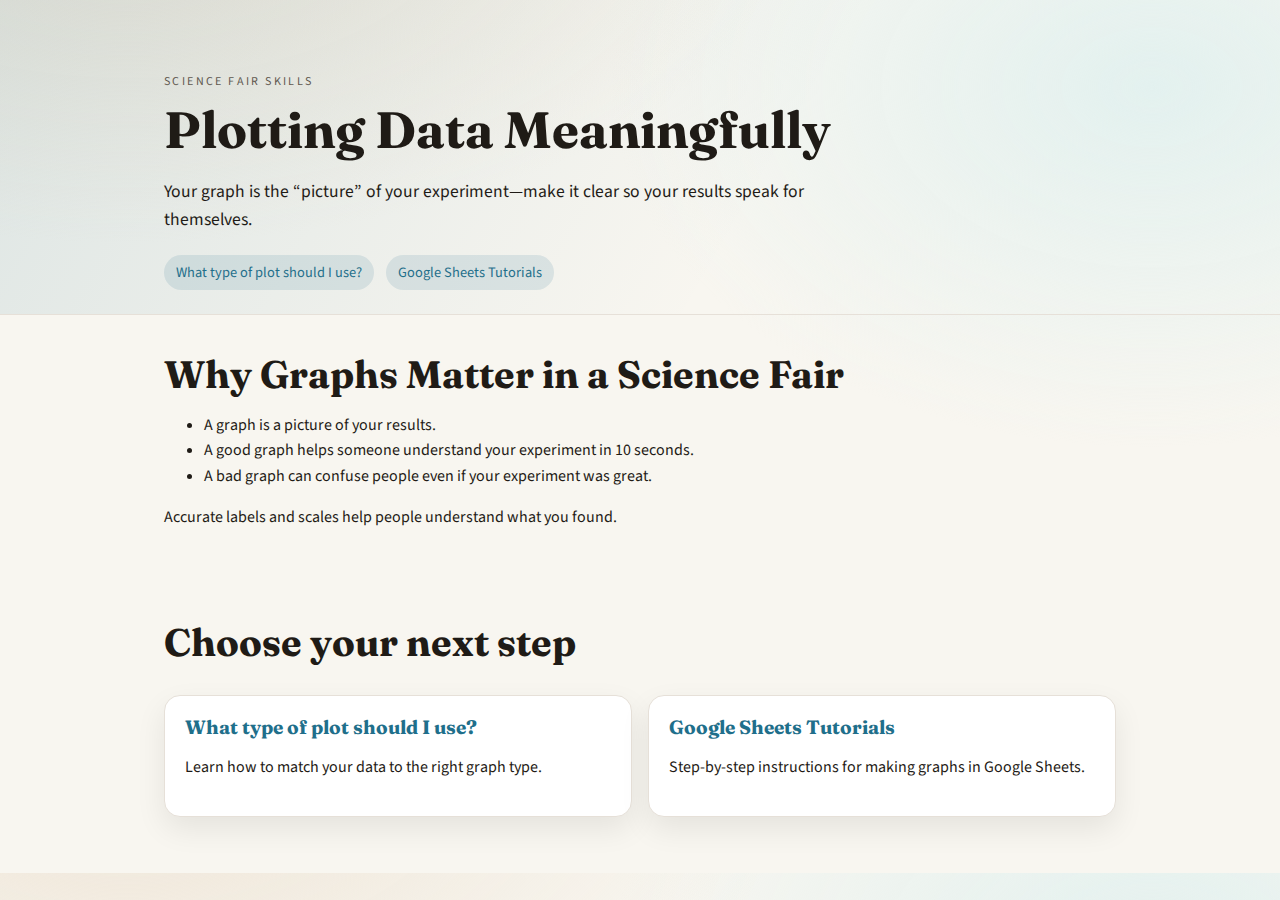
<file: index.html>
<!doctype html>
<html lang="en">
<head>
  <meta charset="utf-8">
  <meta name="viewport" content="width=device-width, initial-scale=1">
  <title>Science Fair Skills: Plotting Data Meaningfully</title>
  <link rel="preconnect" href="https://fonts.googleapis.com">
  <link rel="preconnect" href="https://fonts.gstatic.com" crossorigin>
  <link href="https://fonts.googleapis.com/css2?family=Fraunces:opsz,wght@9..144,600;9..144,700&family=Source+Sans+3:wght@400;500;600&display=swap" rel="stylesheet">
  <link rel="stylesheet" href="styles.css">
</head>
<body>
  <header class="hero">
    <div class="container">
      <p class="kicker">Science Fair Skills</p>
      <h1>Plotting Data Meaningfully</h1>
      <p class="lead">Your graph is the “picture” of your experiment—make it clear so your results speak for themselves.</p>
      <nav class="nav">
        <a href="plot_types.html">What type of plot should I use?</a>
        <a href="sheets_index.html">Google Sheets Tutorials</a>
      </nav>
    </div>
  </header>

  <main class="container">
    <section id="why" class="section">
      <h2>Why Graphs Matter in a Science Fair</h2>
      <ul>
        <li>A graph is a picture of your results.</li>
        <li>A good graph helps someone understand your experiment in 10 seconds.</li>
        <li>A bad graph can confuse people even if your experiment was great.</li>
      </ul>
      <p>Accurate labels and scales help people understand what you found.</p>
    </section>

    <section class="section">
      <h2>Choose your next step</h2>
      <div class="grid-2">
        <div class="card">
          <h3><a href="plot_types.html">What type of plot should I use?</a></h3>
          <p>Learn how to match your data to the right graph type.</p>
        </div>
        <div class="card">
          <h3><a href="sheets_index.html">Google Sheets Tutorials</a></h3>
          <p>Step-by-step instructions for making graphs in Google Sheets.</p>
        </div>
      </div>
    </section>
  </main>
</body>
</html>
</file>
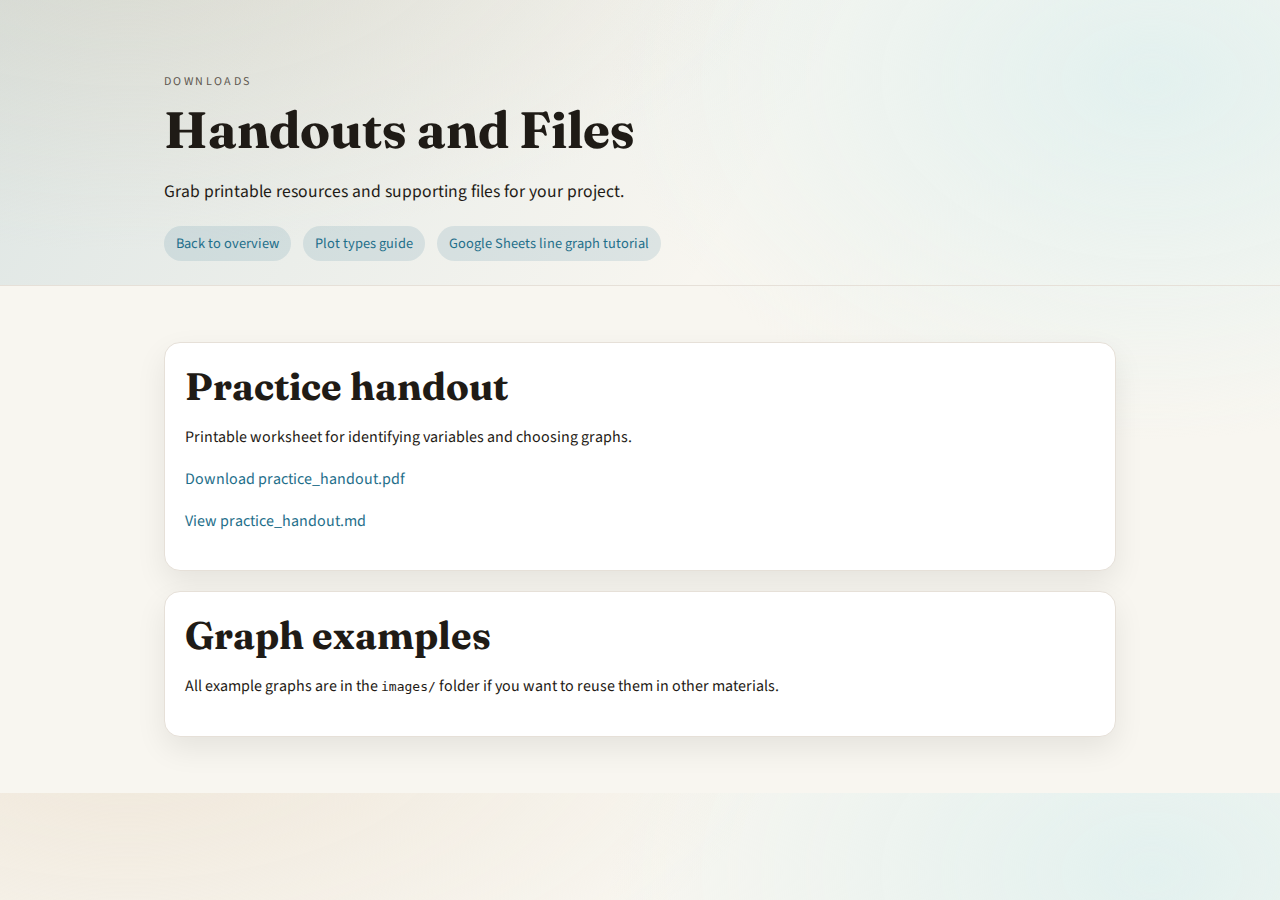
<file: downloads.html>
<!doctype html>
<html lang="en">
<head>
  <meta charset="utf-8">
  <meta name="viewport" content="width=device-width, initial-scale=1">
  <title>Downloads</title>
  <link rel="preconnect" href="https://fonts.googleapis.com">
  <link rel="preconnect" href="https://fonts.gstatic.com" crossorigin>
  <link href="https://fonts.googleapis.com/css2?family=Fraunces:opsz,wght@9..144,600;9..144,700&family=Source+Sans+3:wght@400;500;600&display=swap" rel="stylesheet">
  <link rel="stylesheet" href="styles.css">
</head>
<body>
  <header class="hero">
    <div class="container">
      <p class="kicker">Downloads</p>
      <h1>Handouts and Files</h1>
      <p class="lead">Grab printable resources and supporting files for your project.</p>
      <nav class="nav">
        <a href="index.html">Back to overview</a>
        <a href="plot_types.html">Plot types guide</a>
        <a href="sheets_line.html">Google Sheets line graph tutorial</a>
      </nav>
    </div>
  </header>

  <main class="container">
    <section class="section">
      <div class="card">
        <h2>Practice handout</h2>
        <p>Printable worksheet for identifying variables and choosing graphs.</p>
        <p><a href="practice_handout.pdf" download>Download practice_handout.pdf</a></p>
        <p><a href="practice_handout.md">View practice_handout.md</a></p>
      </div>

      <div class="card">
        <h2>Graph examples</h2>
        <p>All example graphs are in the <code>images/</code> folder if you want to reuse them in other materials.</p>
      </div>
    </section>
  </main>
</body>
</html>
</file>
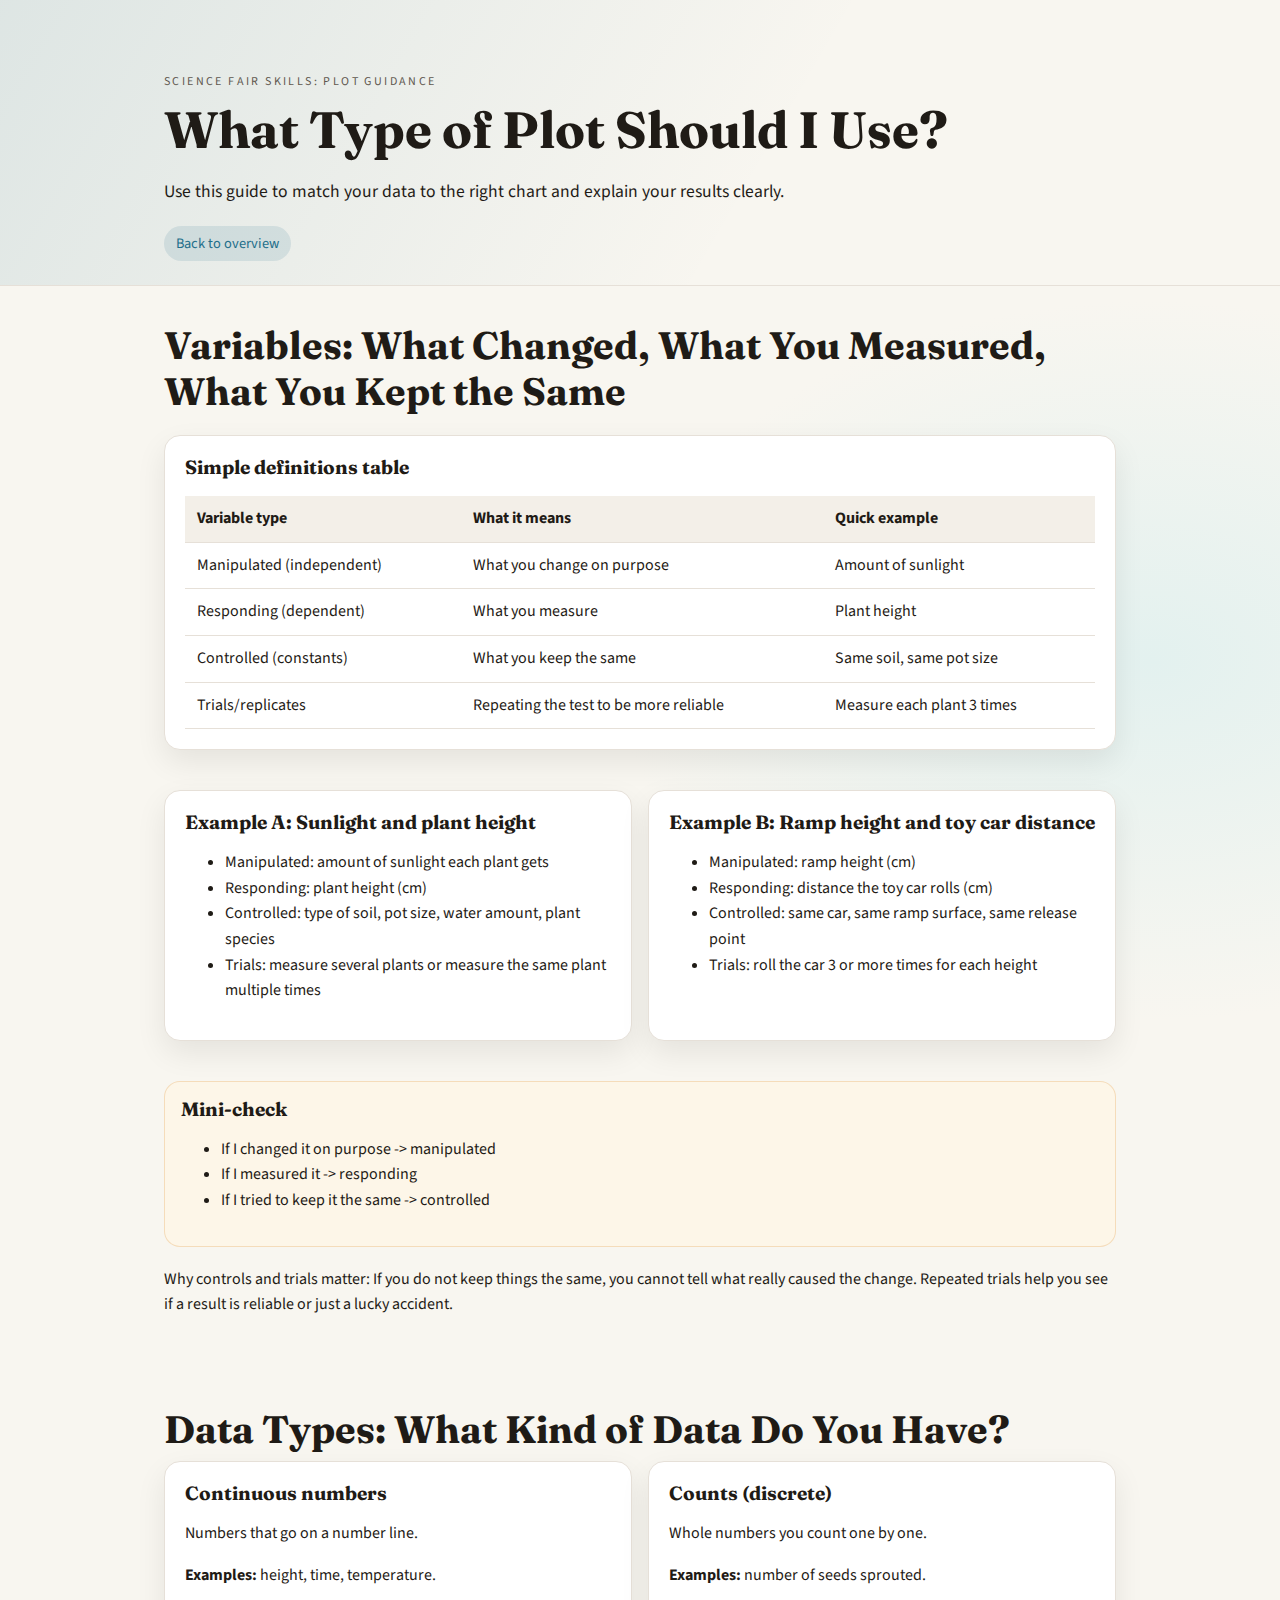
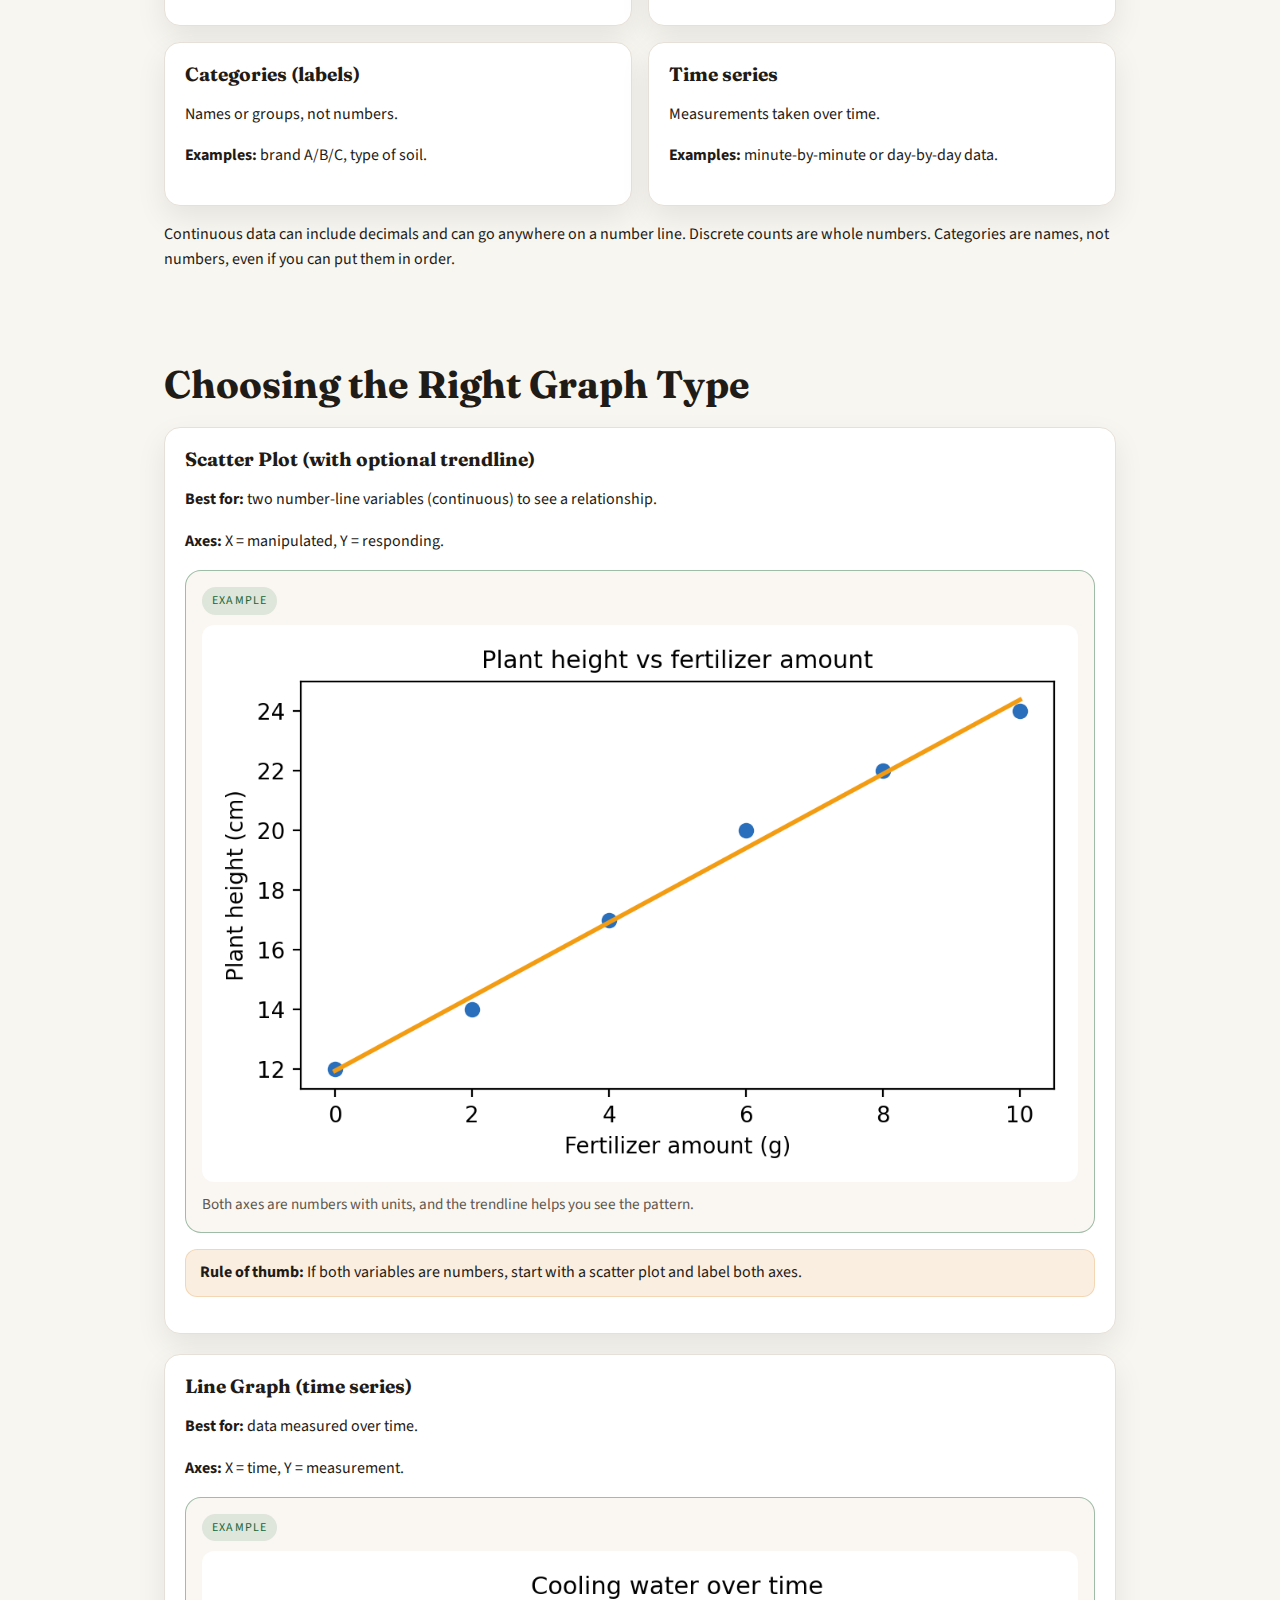
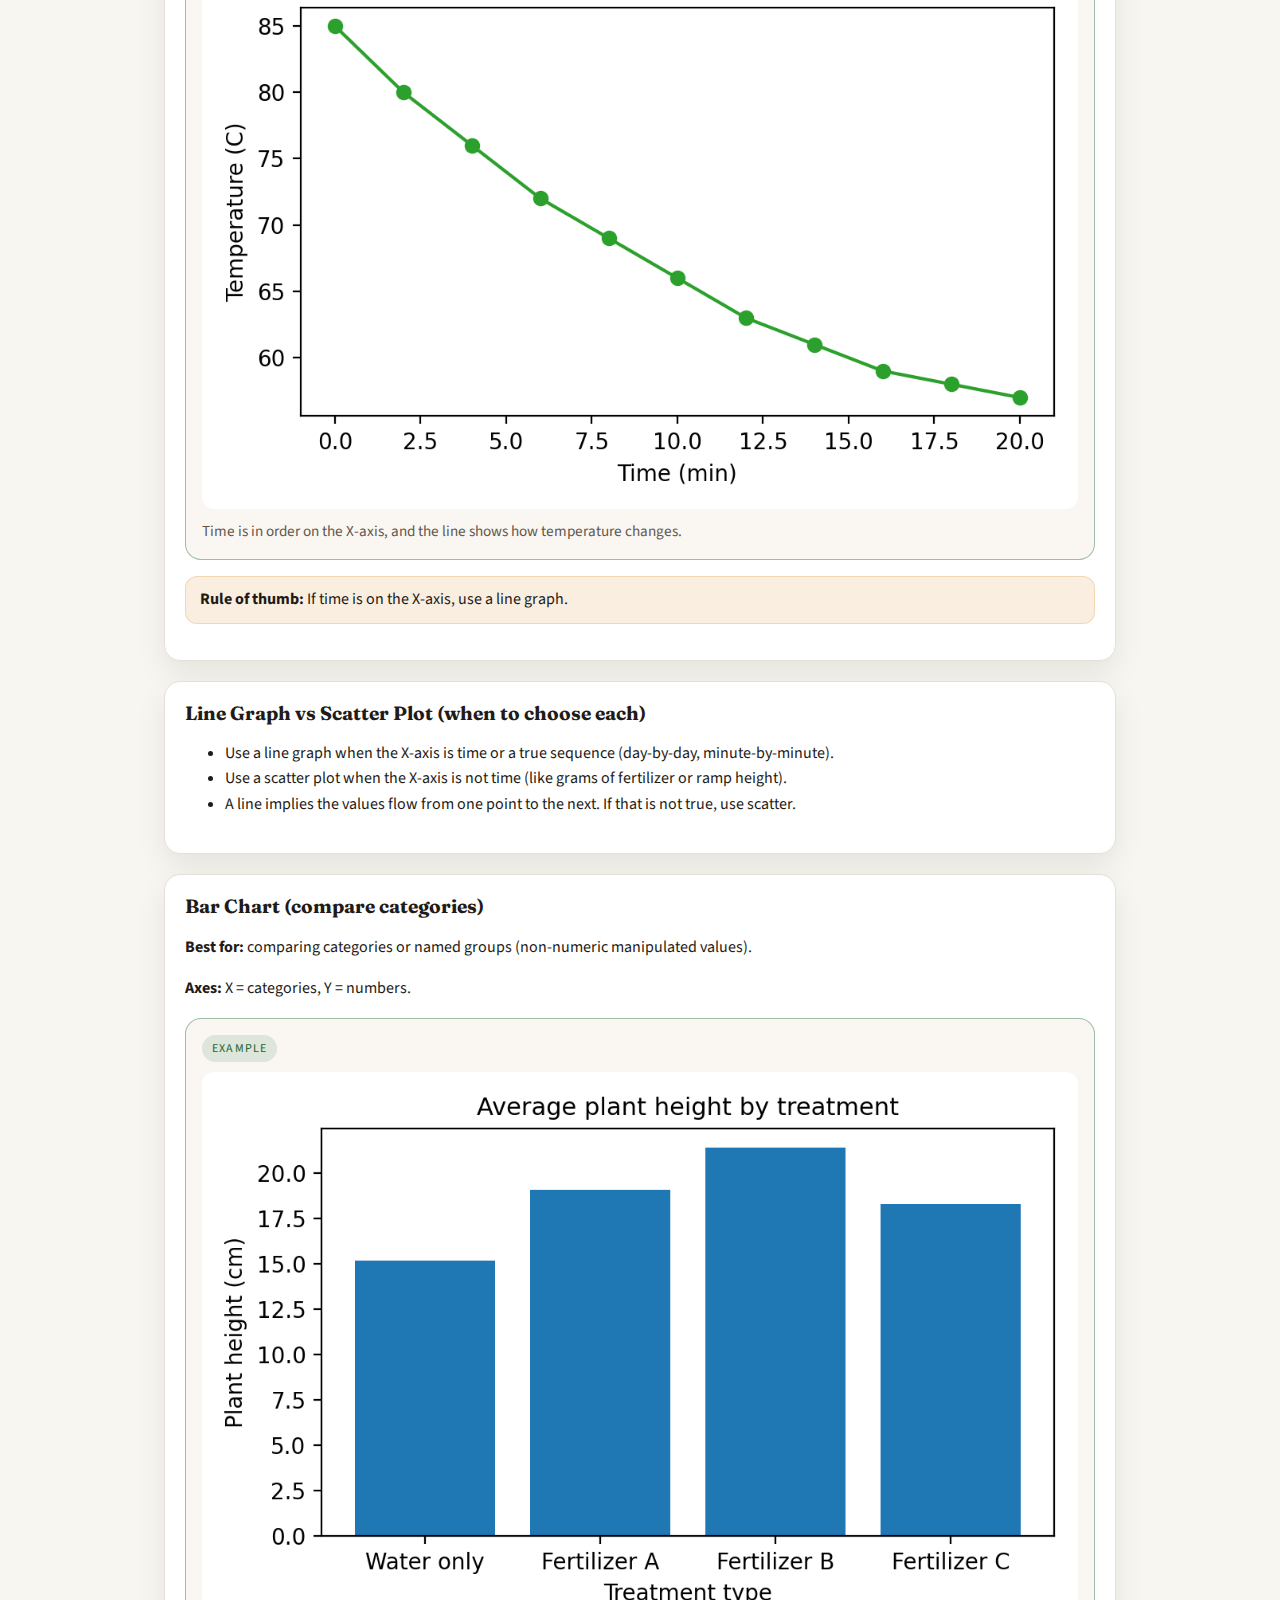
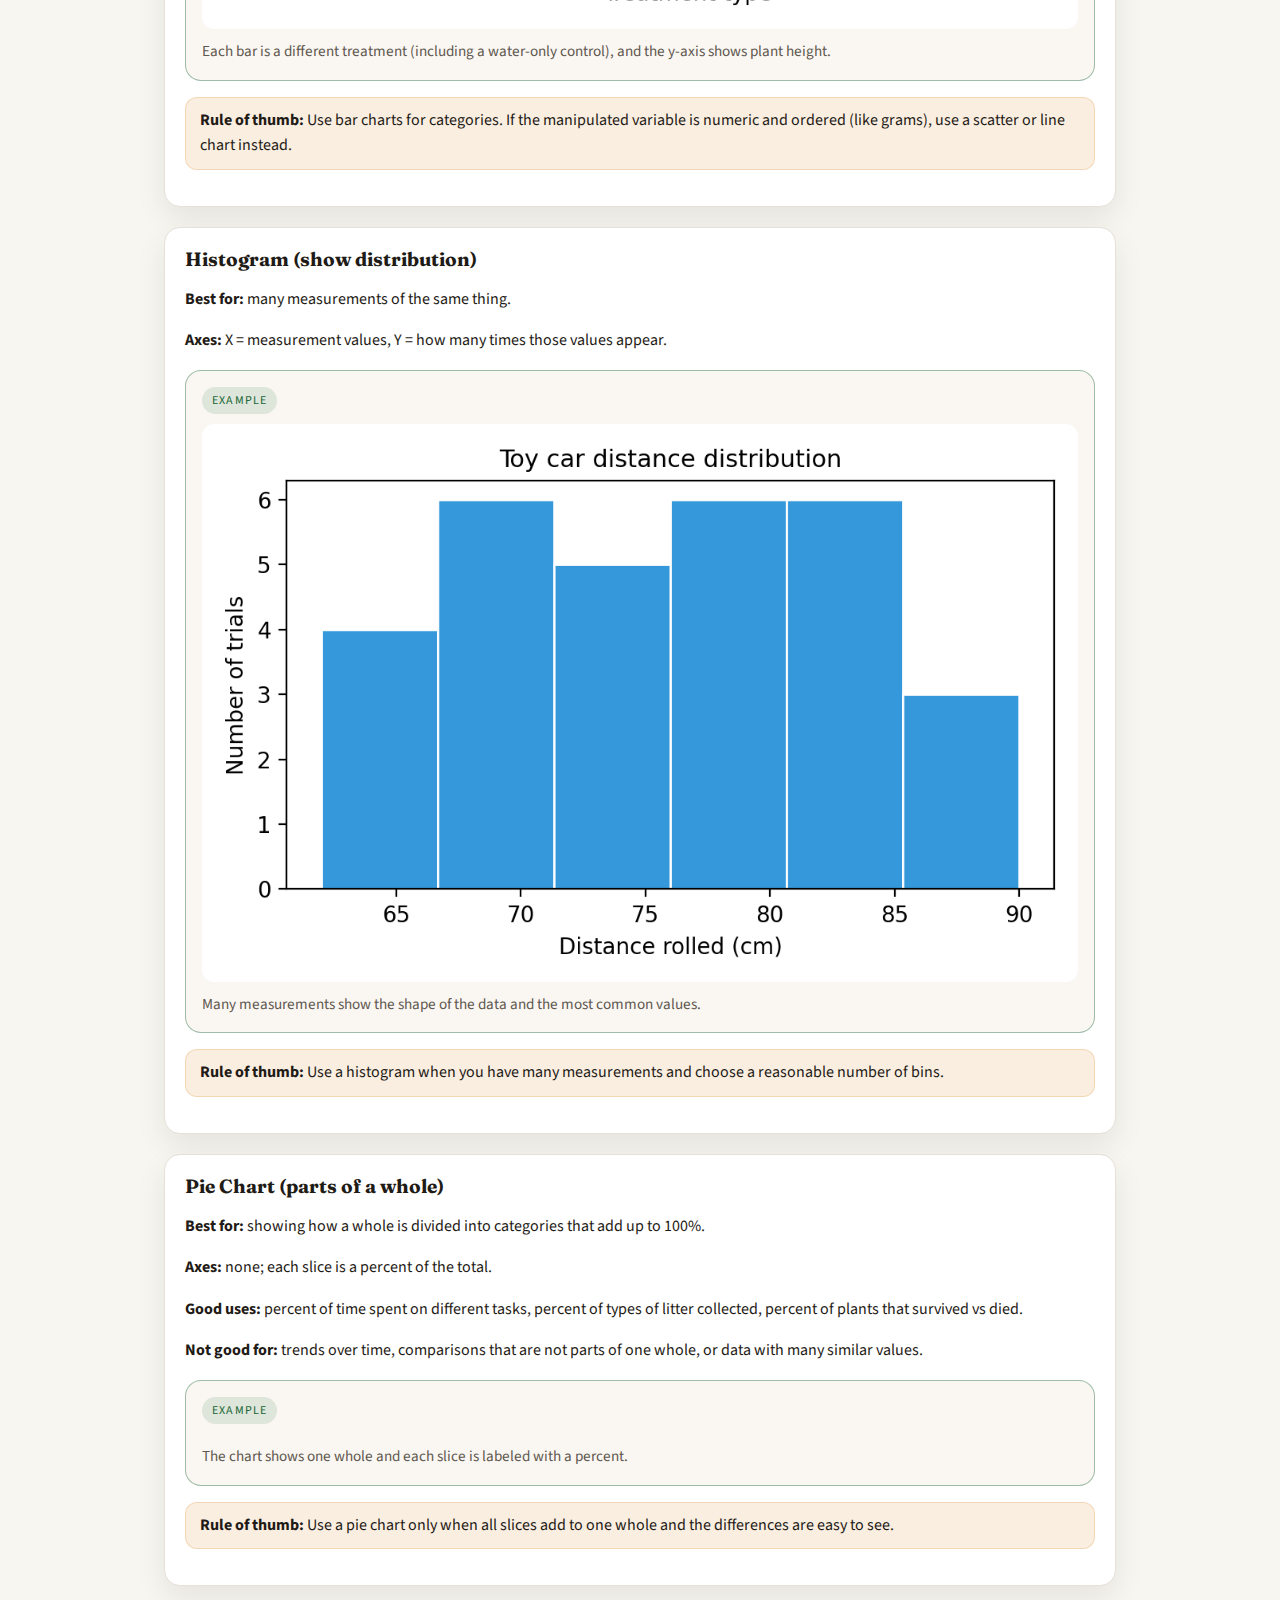
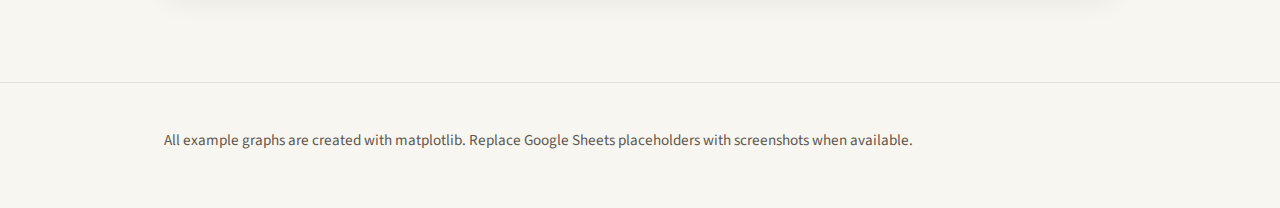
<file: plot_types.html>
<!doctype html>
<html lang="en">
<head>
  <meta charset="utf-8">
  <meta name="viewport" content="width=device-width, initial-scale=1">
  <title>What Type of Plot Should I Use?</title>
  <link rel="preconnect" href="https://fonts.googleapis.com">
  <link rel="preconnect" href="https://fonts.gstatic.com" crossorigin>
  <link href="https://fonts.googleapis.com/css2?family=Fraunces:opsz,wght@9..144,600;9..144,700&family=Source+Sans+3:wght@400;500;600&display=swap" rel="stylesheet">
  <link rel="stylesheet" href="styles.css">
</head>
<body>
  <header class="hero">
    <div class="container">
      <p class="kicker">Science Fair Skills: Plot Guidance</p>
      <h1>What Type of Plot Should I Use?</h1>
      <p class="lead">Use this guide to match your data to the right chart and explain your results clearly.</p>
      <nav class="nav">
        <a href="index.html">Back to overview</a>
      </nav>
    </div>
  </header>

  <main class="container">
    <section id="variables" class="section">
      <h2>Variables: What Changed, What You Measured, What You Kept the Same</h2>
      <div class="card">
        <h3>Simple definitions table</h3>
        <div class="table-wrap">
          <table>
            <thead>
              <tr>
                <th>Variable type</th>
                <th>What it means</th>
                <th>Quick example</th>
              </tr>
            </thead>
            <tbody>
              <tr>
                <td>Manipulated (independent)</td>
                <td>What you change on purpose</td>
                <td>Amount of sunlight</td>
              </tr>
              <tr>
                <td>Responding (dependent)</td>
                <td>What you measure</td>
                <td>Plant height</td>
              </tr>
              <tr>
                <td>Controlled (constants)</td>
                <td>What you keep the same</td>
                <td>Same soil, same pot size</td>
              </tr>
              <tr>
                <td>Trials/replicates</td>
                <td>Repeating the test to be more reliable</td>
                <td>Measure each plant 3 times</td>
              </tr>
            </tbody>
          </table>
        </div>
      </div>

      <div class="grid-2">
        <div class="card">
          <h3>Example A: Sunlight and plant height</h3>
          <ul>
            <li>Manipulated: amount of sunlight each plant gets</li>
            <li>Responding: plant height (cm)</li>
            <li>Controlled: type of soil, pot size, water amount, plant species</li>
            <li>Trials: measure several plants or measure the same plant multiple times</li>
          </ul>
        </div>
        <div class="card">
          <h3>Example B: Ramp height and toy car distance</h3>
          <ul>
            <li>Manipulated: ramp height (cm)</li>
            <li>Responding: distance the toy car rolls (cm)</li>
            <li>Controlled: same car, same ramp surface, same release point</li>
            <li>Trials: roll the car 3 or more times for each height</li>
          </ul>
        </div>
      </div>

      <div class="callout">
        <h3>Mini-check</h3>
        <ul>
          <li>If I changed it on purpose -&gt; manipulated</li>
          <li>If I measured it -&gt; responding</li>
          <li>If I tried to keep it the same -&gt; controlled</li>
        </ul>
      </div>
      <p>Why controls and trials matter: If you do not keep things the same, you cannot tell what really caused the change. Repeated trials help you see if a result is reliable or just a lucky accident.</p>
    </section>

    <section id="data-types" class="section">
      <h2>Data Types: What Kind of Data Do You Have?</h2>
      <div class="grid-2 data-grid">
        <div class="card">
          <h3>Continuous numbers</h3>
          <p>Numbers that go on a number line.</p>
          <p><strong>Examples:</strong> height, time, temperature.</p>
        </div>
        <div class="card">
          <h3>Counts (discrete)</h3>
          <p>Whole numbers you count one by one.</p>
          <p><strong>Examples:</strong> number of seeds sprouted.</p>
        </div>
        <div class="card">
          <h3>Categories (labels)</h3>
          <p>Names or groups, not numbers.</p>
          <p><strong>Examples:</strong> brand A/B/C, type of soil.</p>
        </div>
        <div class="card">
          <h3>Time series</h3>
          <p>Measurements taken over time.</p>
          <p><strong>Examples:</strong> minute-by-minute or day-by-day data.</p>
        </div>
      </div>
      <p>Continuous data can include decimals and can go anywhere on a number line. Discrete counts are whole numbers. Categories are names, not numbers, even if you can put them in order.</p>
    </section>

    <section id="graph-types" class="section">
      <h2>Choosing the Right Graph Type</h2>

      <article class="card">
        <h3>Scatter Plot (with optional trendline)</h3>
        <p><strong>Best for:</strong> two number-line variables (continuous) to see a relationship.</p>
        <p><strong>Axes:</strong> X = manipulated, Y = responding.</p>
        <div class="example-card good">
          <span class="tag">Example</span>
          <figure>
            <img src="images/scatter_good_fertilizer_vs_height.png" alt="Scatter plot of fertilizer vs plant height" loading="lazy">
            <figcaption>Both axes are numbers with units, and the trendline helps you see the pattern.</figcaption>
          </figure>
        </div>
        <p class="rule"><strong>Rule of thumb:</strong> If both variables are numbers, start with a scatter plot and label both axes.</p>
      </article>

      <article class="card">
        <h3>Line Graph (time series)</h3>
        <p><strong>Best for:</strong> data measured over time.</p>
        <p><strong>Axes:</strong> X = time, Y = measurement.</p>
        <div class="example-card good">
          <span class="tag">Example</span>
          <figure>
            <img src="images/line_good_cooling.png" alt="Line graph of cooling over time" loading="lazy">
            <figcaption>Time is in order on the X-axis, and the line shows how temperature changes.</figcaption>
          </figure>
        </div>
        <p class="rule"><strong>Rule of thumb:</strong> If time is on the X-axis, use a line graph.</p>
      </article>

      <article class="card">
        <h3>Line Graph vs Scatter Plot (when to choose each)</h3>
        <ul>
          <li>Use a line graph when the X-axis is time or a true sequence (day-by-day, minute-by-minute).</li>
          <li>Use a scatter plot when the X-axis is not time (like grams of fertilizer or ramp height).</li>
          <li>A line implies the values flow from one point to the next. If that is not true, use scatter.</li>
        </ul>
      </article>

      <article class="card">
        <h3>Bar Chart (compare categories)</h3>
        <p><strong>Best for:</strong> comparing categories or named groups (non-numeric manipulated values).</p>
        <p><strong>Axes:</strong> X = categories, Y = numbers.</p>
        <div class="example-card good">
          <span class="tag">Example</span>
          <figure>
            <img src="images/bar_good_fertilizer_treatments.png" alt="Bar chart of plant height by treatment" loading="lazy">
            <figcaption>Each bar is a different treatment (including a water-only control), and the y-axis shows plant height.</figcaption>
          </figure>
        </div>
        <p class="rule"><strong>Rule of thumb:</strong> Use bar charts for categories. If the manipulated variable is numeric and ordered (like grams), use a scatter or line chart instead.</p>
      </article>

      <article class="card">
        <h3>Histogram (show distribution)</h3>
        <p><strong>Best for:</strong> many measurements of the same thing.</p>
        <p><strong>Axes:</strong> X = measurement values, Y = how many times those values appear.</p>
        <div class="example-card good">
          <span class="tag">Example</span>
          <figure>
            <img src="images/hist_good_distribution.png" alt="Histogram of toy car distances" loading="lazy">
            <figcaption>Many measurements show the shape of the data and the most common values.</figcaption>
          </figure>
        </div>
        <p class="rule"><strong>Rule of thumb:</strong> Use a histogram when you have many measurements and choose a reasonable number of bins.</p>
      </article>

      <article class="card">
        <h3>Pie Chart (parts of a whole)</h3>
        <p><strong>Best for:</strong> showing how a whole is divided into categories that add up to 100%.</p>
        <p><strong>Axes:</strong> none; each slice is a percent of the total.</p>
        <p><strong>Good uses:</strong> percent of time spent on different tasks, percent of types of litter collected, percent of plants that survived vs died.</p>
        <p><strong>Not good for:</strong> trends over time, comparisons that are not parts of one whole, or data with many similar values.</p>
        <div class="example-card good">
          <span class="tag">Example</span>
          <figure>
            <img src="images/pie_good_litter_types.png" alt="Pie chart with labels" loading="lazy">
            <figcaption>The chart shows one whole and each slice is labeled with a percent.</figcaption>
          </figure>
        </div>
        <p class="rule"><strong>Rule of thumb:</strong> Use a pie chart only when all slices add to one whole and the differences are easy to see.</p>
      </article>
    </section>

  </main>

  <footer class="footer">
    <div class="container">
      <p>All example graphs are created with matplotlib. Replace Google Sheets placeholders with screenshots when available.</p>
    </div>
  </footer>
</body>
</html>
</file>
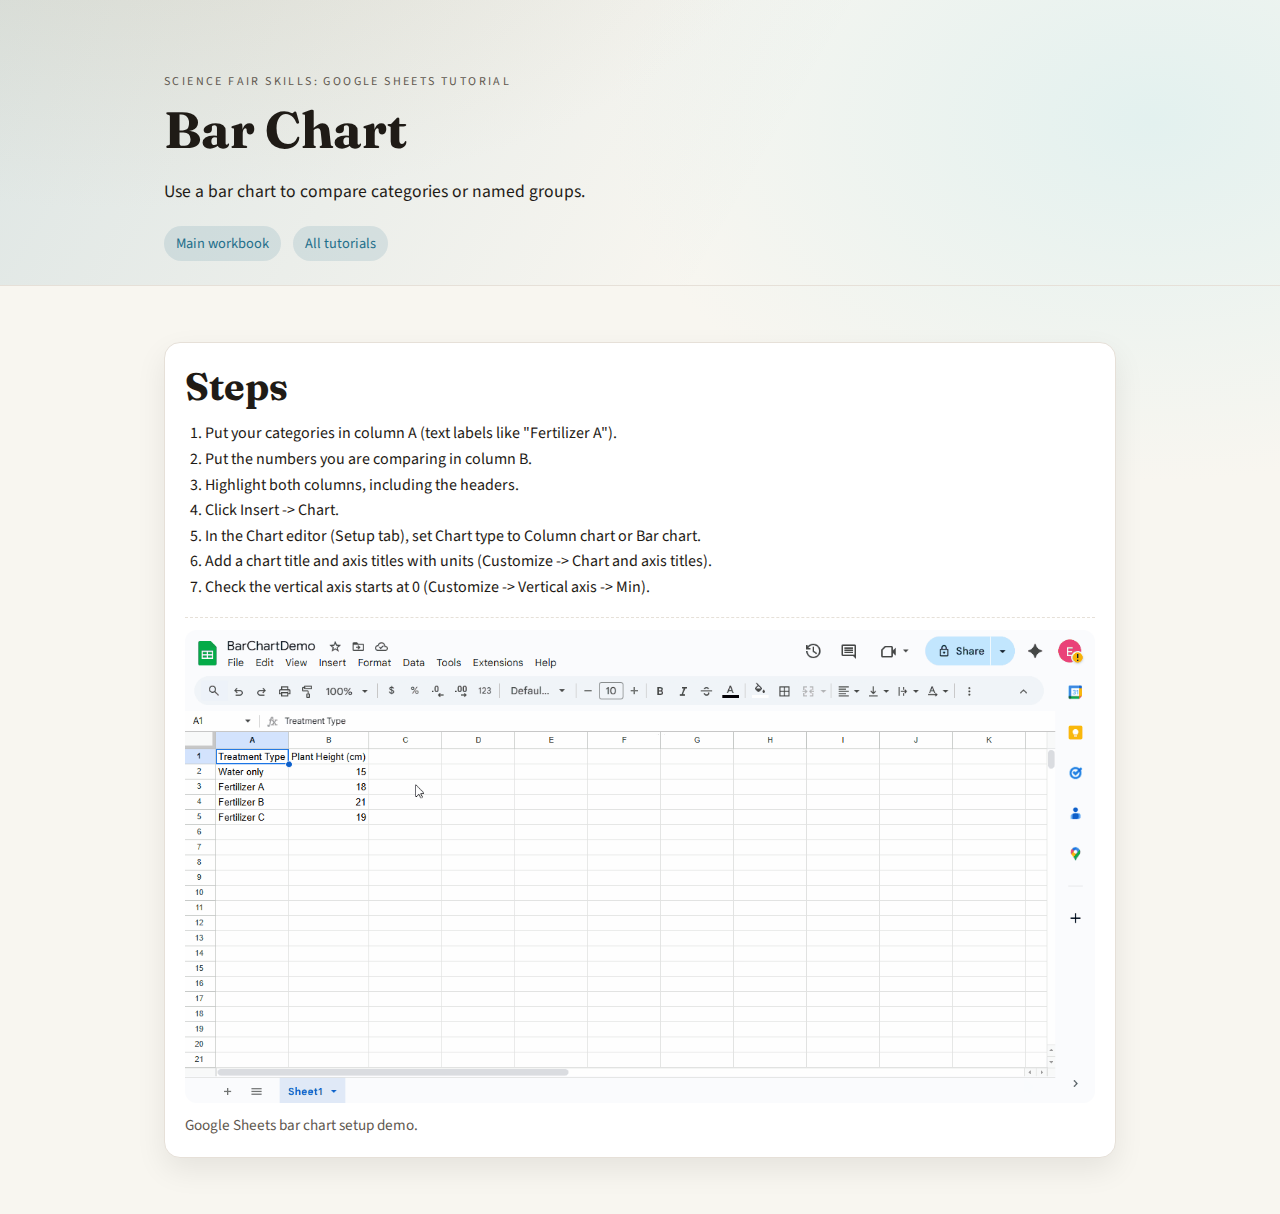
<file: sheets_bar.html>
<!doctype html>
<html lang="en">
<head>
  <meta charset="utf-8">
  <meta name="viewport" content="width=device-width, initial-scale=1">
  <title>Google Sheets Bar Chart Tutorial</title>
  <link rel="preconnect" href="https://fonts.googleapis.com">
  <link rel="preconnect" href="https://fonts.gstatic.com" crossorigin>
  <link href="https://fonts.googleapis.com/css2?family=Fraunces:opsz,wght@9..144,600;9..144,700&family=Source+Sans+3:wght@400;500;600&display=swap" rel="stylesheet">
  <link rel="stylesheet" href="styles.css">
</head>
<body>
  <header class="hero">
    <div class="container">
      <p class="kicker">Science Fair Skills: Google Sheets Tutorial</p>
      <h1>Bar Chart</h1>
      <p class="lead">Use a bar chart to compare categories or named groups.</p>
      <nav class="nav">
        <a href="index.html">Main workbook</a>
        <a href="sheets_index.html">All tutorials</a>
      </nav>
    </div>
  </header>

  <main class="container">
    <section class="section">
      <article class="card">
        <h2>Steps</h2>
        <ol class="steps">
          <li>Put your categories in column A (text labels like "Fertilizer A").</li>
          <li>Put the numbers you are comparing in column B.</li>
          <li>Highlight both columns, including the headers.</li>
          <li>Click Insert -&gt; Chart.</li>
          <li>In the Chart editor (Setup tab), set Chart type to Column chart or Bar chart.</li>
          <li>Add a chart title and axis titles with units (Customize -&gt; Chart and axis titles).</li>
          <li>Check the vertical axis starts at 0 (Customize -&gt; Vertical axis -&gt; Min).</li>
        </ol>
        <figure class="sheets-shot">
          <img src="screen_recordings/ColumnChart.gif" alt="Google Sheets bar chart setup demo" loading="lazy">
          <figcaption>Google Sheets bar chart setup demo.</figcaption>
        </figure>
      </article>
    </section>
  </main>
</body>
</html>
</file>
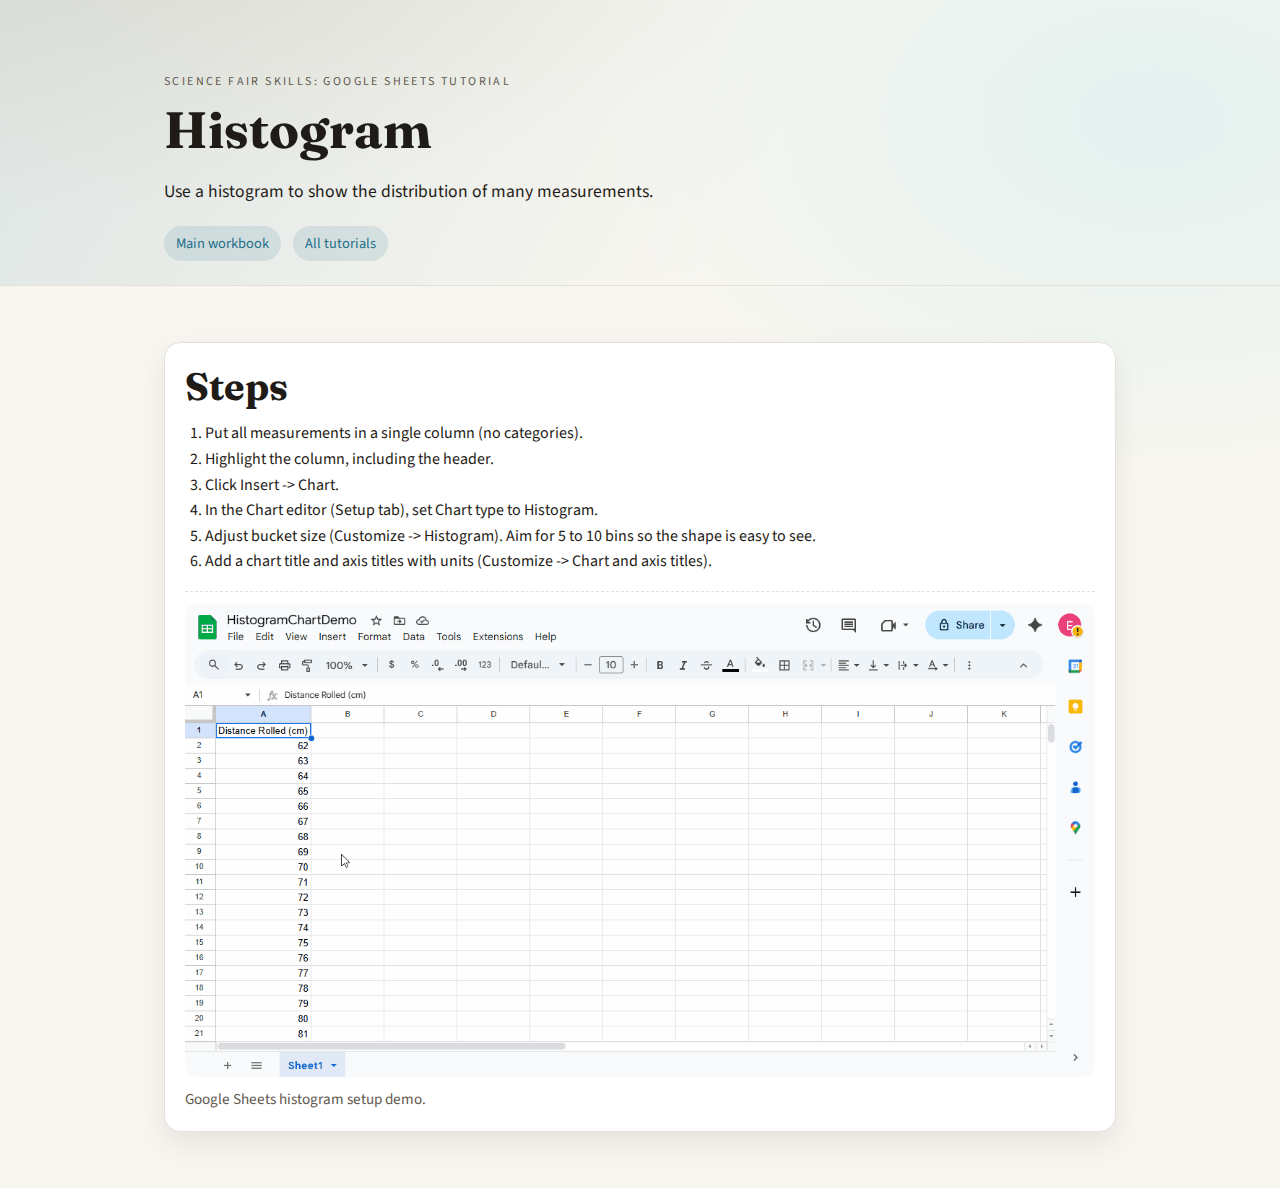
<file: sheets_histogram.html>
<!doctype html>
<html lang="en">
<head>
  <meta charset="utf-8">
  <meta name="viewport" content="width=device-width, initial-scale=1">
  <title>Google Sheets Histogram Tutorial</title>
  <link rel="preconnect" href="https://fonts.googleapis.com">
  <link rel="preconnect" href="https://fonts.gstatic.com" crossorigin>
  <link href="https://fonts.googleapis.com/css2?family=Fraunces:opsz,wght@9..144,600;9..144,700&family=Source+Sans+3:wght@400;500;600&display=swap" rel="stylesheet">
  <link rel="stylesheet" href="styles.css">
</head>
<body>
  <header class="hero">
    <div class="container">
      <p class="kicker">Science Fair Skills: Google Sheets Tutorial</p>
      <h1>Histogram</h1>
      <p class="lead">Use a histogram to show the distribution of many measurements.</p>
      <nav class="nav">
        <a href="index.html">Main workbook</a>
        <a href="sheets_index.html">All tutorials</a>
      </nav>
    </div>
  </header>

  <main class="container">
    <section class="section">
      <article class="card">
        <h2>Steps</h2>
        <ol class="steps">
          <li>Put all measurements in a single column (no categories).</li>
          <li>Highlight the column, including the header.</li>
          <li>Click Insert -&gt; Chart.</li>
          <li>In the Chart editor (Setup tab), set Chart type to Histogram.</li>
          <li>Adjust bucket size (Customize -&gt; Histogram). Aim for 5 to 10 bins so the shape is easy to see.</li>
          <li>Add a chart title and axis titles with units (Customize -&gt; Chart and axis titles).</li>
        </ol>
        <figure class="sheets-shot">
          <img src="screen_recordings/HistogramChart.gif" alt="Google Sheets histogram setup demo" loading="lazy">
          <figcaption>Google Sheets histogram setup demo.</figcaption>
        </figure>
      </article>
    </section>
  </main>
</body>
</html>
</file>
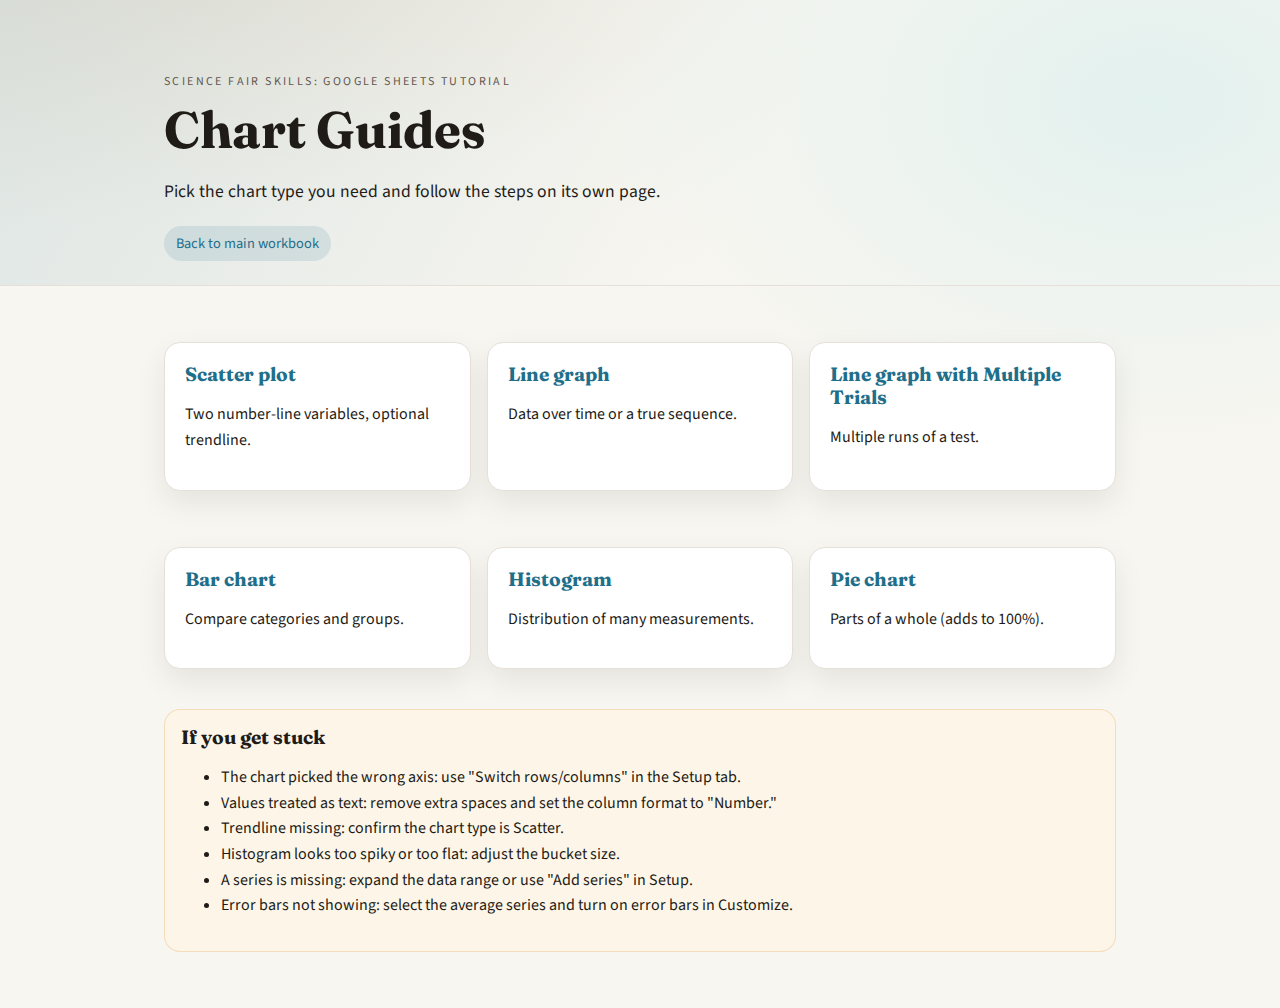
<file: sheets_index.html>
<!doctype html>
<html lang="en">
<head>
  <meta charset="utf-8">
  <meta name="viewport" content="width=device-width, initial-scale=1">
  <title>Google Sheets Tutorials</title>
  <link rel="preconnect" href="https://fonts.googleapis.com">
  <link rel="preconnect" href="https://fonts.gstatic.com" crossorigin>
  <link href="https://fonts.googleapis.com/css2?family=Fraunces:opsz,wght@9..144,600;9..144,700&family=Source+Sans+3:wght@400;500;600&display=swap" rel="stylesheet">
  <link rel="stylesheet" href="styles.css">
</head>
<body>
  <header class="hero">
    <div class="container">
      <p class="kicker">Science Fair Skills: Google Sheets Tutorial</p>
      <h1>Chart Guides</h1>
      <p class="lead">Pick the chart type you need and follow the steps on its own page.</p>
      <nav class="nav">
        <a href="index.html">Back to main workbook</a>
      </nav>
    </div>
  </header>

  <main class="container">
    <section class="section">
      <div class="grid-3">
        <div class="card">
          <h3><a href="sheets_scatter.html">Scatter plot</a></h3>
          <p>Two number-line variables, optional trendline.</p>
        </div>
        <div class="card">
          <h3><a href="sheets_line.html">Line graph</a></h3>
          <p>Data over time or a true sequence.</p>
        </div>
        <div class="card">
          <h3><a href="sheets_multiple_trials.html">Line graph with Multiple Trials</a></h3>
          <p>Multiple runs of a test.</p>
        </div>
        <div class="card">
          <h3><a href="sheets_bar.html">Bar chart</a></h3>
          <p>Compare categories and groups.</p>
        </div>
        <div class="card">
          <h3><a href="sheets_histogram.html">Histogram</a></h3>
          <p>Distribution of many measurements.</p>
        </div>
        <div class="card">
          <h3><a href="sheets_pie.html">Pie chart</a></h3>
          <p>Parts of a whole (adds to 100%).</p>
        </div>

      </div>

      <div class="callout">
        <h3>If you get stuck</h3>
        <ul>
          <li>The chart picked the wrong axis: use "Switch rows/columns" in the Setup tab.</li>
          <li>Values treated as text: remove extra spaces and set the column format to "Number."</li>
          <li>Trendline missing: confirm the chart type is Scatter.</li>
          <li>Histogram looks too spiky or too flat: adjust the bucket size.</li>
          <li>A series is missing: expand the data range or use "Add series" in Setup.</li>
          <li>Error bars not showing: select the average series and turn on error bars in Customize.</li>
        </ul>
      </div>
    </section>
  </main>
</body>
</html>
</file>
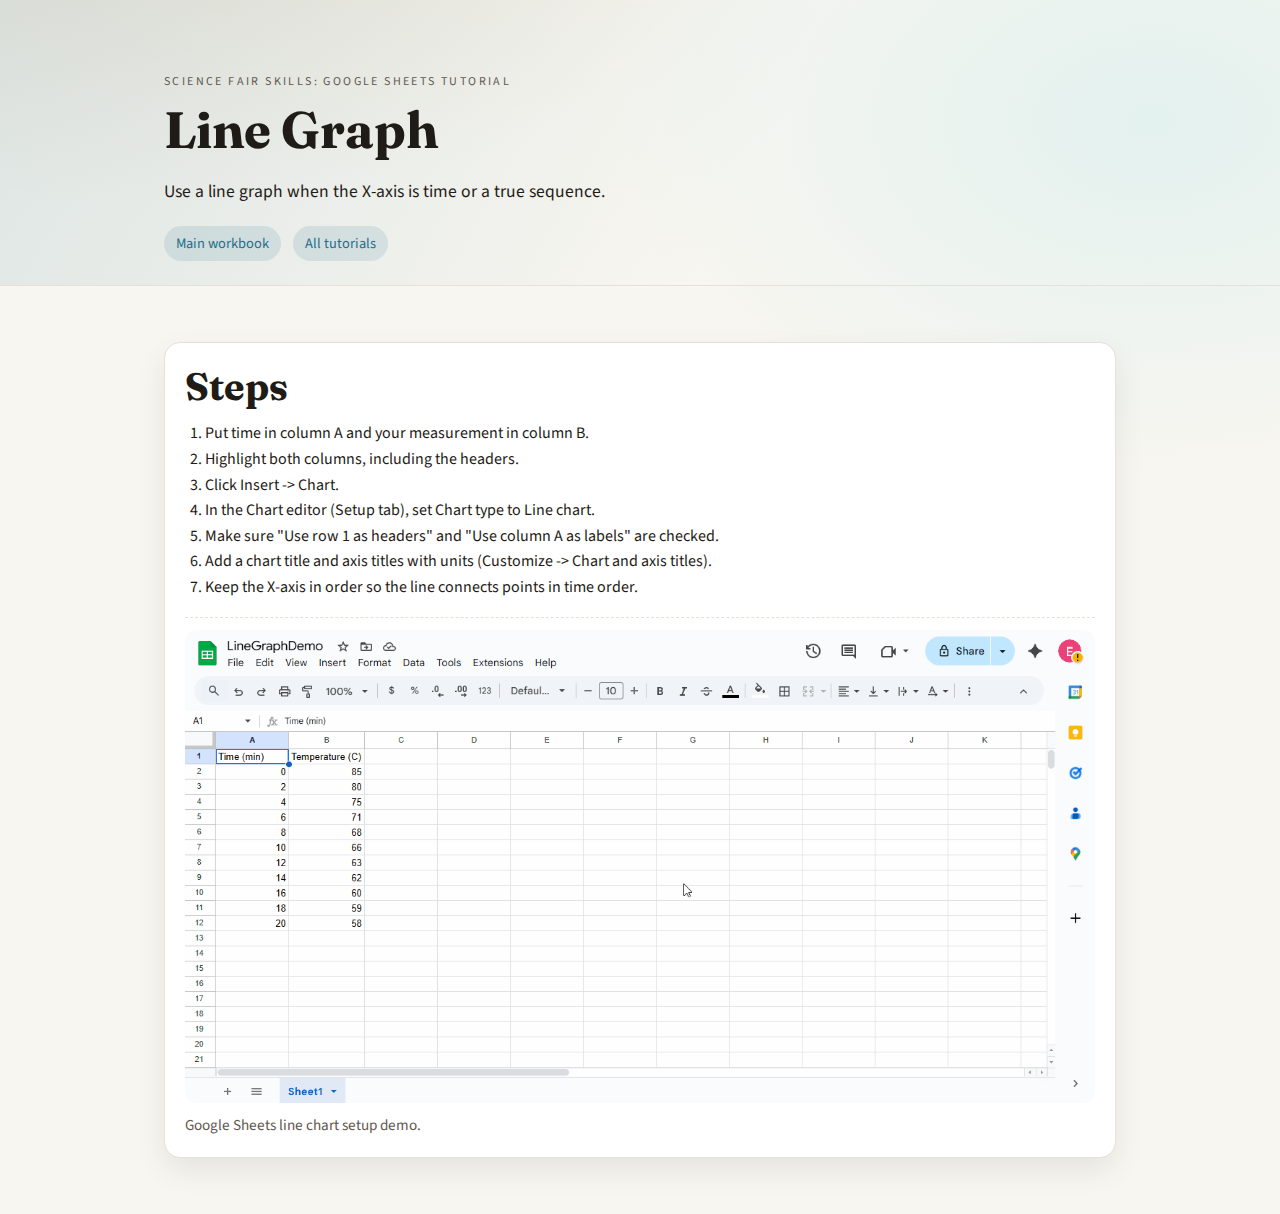
<file: sheets_line.html>
<!doctype html>
<html lang="en">
<head>
  <meta charset="utf-8">
  <meta name="viewport" content="width=device-width, initial-scale=1">
  <title>Google Sheets Line Graph Tutorial</title>
  <link rel="preconnect" href="https://fonts.googleapis.com">
  <link rel="preconnect" href="https://fonts.gstatic.com" crossorigin>
  <link href="https://fonts.googleapis.com/css2?family=Fraunces:opsz,wght@9..144,600;9..144,700&family=Source+Sans+3:wght@400;500;600&display=swap" rel="stylesheet">
  <link rel="stylesheet" href="styles.css">
</head>
<body>
  <header class="hero">
    <div class="container">
      <p class="kicker">Science Fair Skills: Google Sheets Tutorial</p>
      <h1>Line Graph</h1>
      <p class="lead">Use a line graph when the X-axis is time or a true sequence.</p>
      <nav class="nav">
        <a href="index.html">Main workbook</a>
        <a href="sheets_index.html">All tutorials</a>
      </nav>
    </div>
  </header>

  <main class="container">
    <section class="section">
      <article class="card">
        <h2>Steps</h2>
        <ol class="steps">
          <li>Put time in column A and your measurement in column B.</li>
          <li>Highlight both columns, including the headers.</li>
          <li>Click Insert -&gt; Chart.</li>
          <li>In the Chart editor (Setup tab), set Chart type to Line chart.</li>
          <li>Make sure "Use row 1 as headers" and "Use column A as labels" are checked.</li>
          <li>Add a chart title and axis titles with units (Customize -&gt; Chart and axis titles).</li>
          <li>Keep the X-axis in order so the line connects points in time order.</li>
        </ol>
        <figure class="sheets-shot">
          <img src="screen_recordings/LinePlotDemo.gif" alt="Google Sheets line chart setup demo" loading="lazy">
          <figcaption>Google Sheets line chart setup demo.</figcaption>
        </figure>
      </article>
    </section>
  </main>
</body>
</html>
</file>
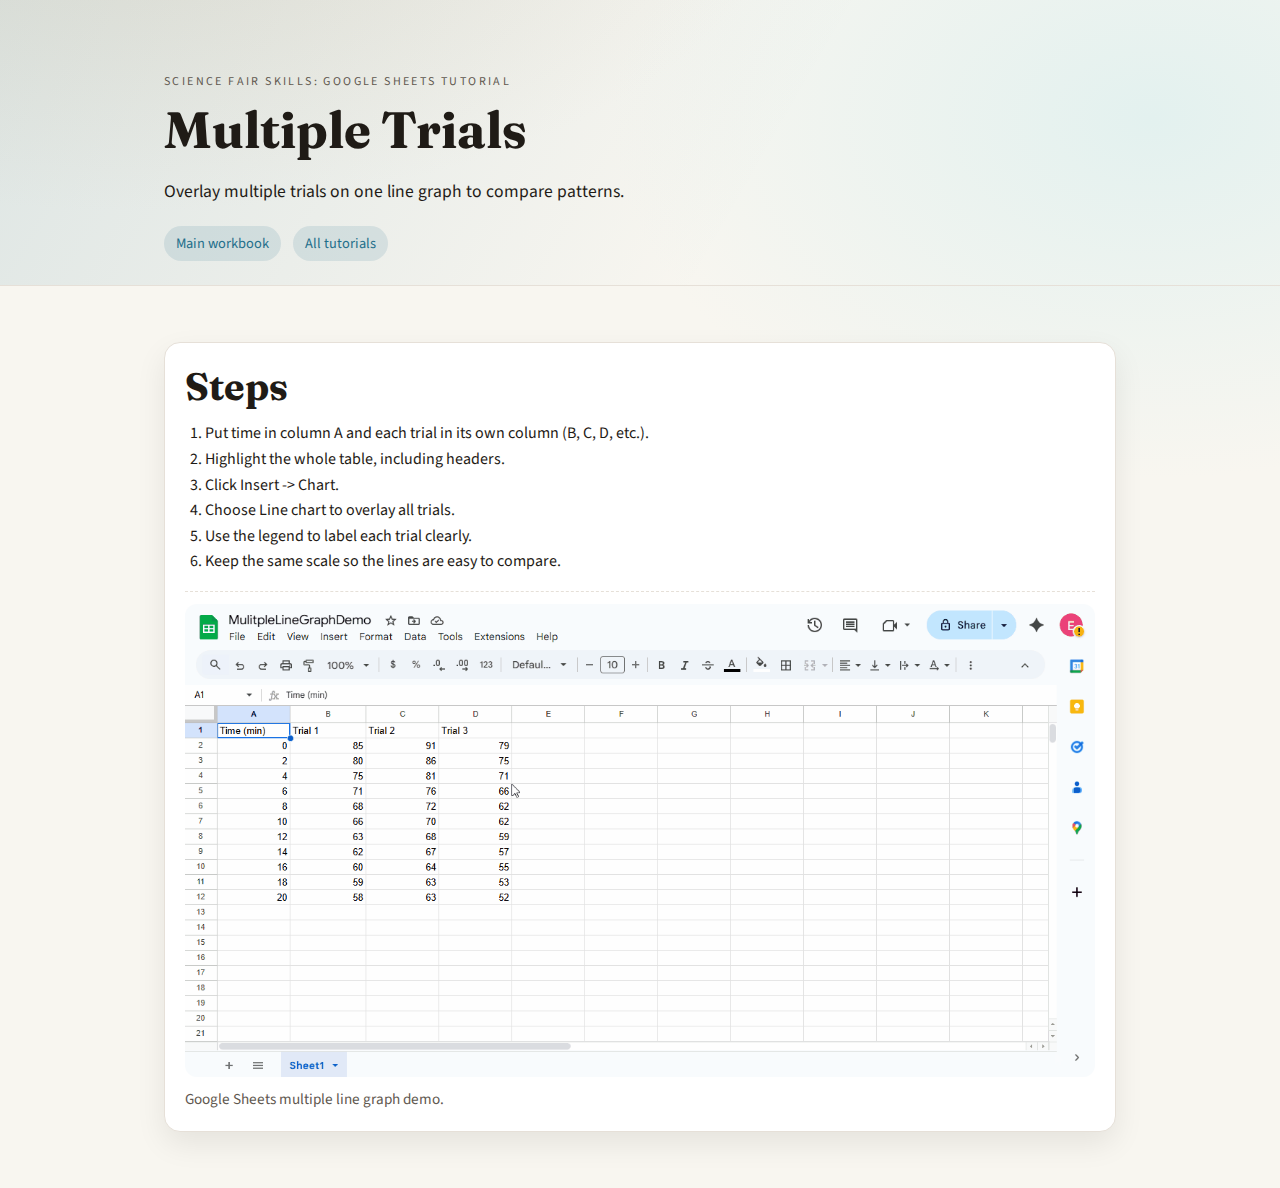
<file: sheets_multiple_trials.html>
<!doctype html>
<html lang="en">
<head>
  <meta charset="utf-8">
  <meta name="viewport" content="width=device-width, initial-scale=1">
  <title>Google Sheets Multiple Trials Tutorial</title>
  <link rel="preconnect" href="https://fonts.googleapis.com">
  <link rel="preconnect" href="https://fonts.gstatic.com" crossorigin>
  <link href="https://fonts.googleapis.com/css2?family=Fraunces:opsz,wght@9..144,600;9..144,700&family=Source+Sans+3:wght@400;500;600&display=swap" rel="stylesheet">
  <link rel="stylesheet" href="styles.css">
</head>
<body>
  <header class="hero">
    <div class="container">
      <p class="kicker">Science Fair Skills: Google Sheets Tutorial</p>
      <h1>Multiple Trials</h1>
      <p class="lead">Overlay multiple trials on one line graph to compare patterns.</p>
      <nav class="nav">
        <a href="index.html">Main workbook</a>
        <a href="sheets_index.html">All tutorials</a>
      </nav>
    </div>
  </header>

  <main class="container">
    <section class="section">
      <article class="card">
        <h2>Steps</h2>
        <ol class="steps">
          <li>Put time in column A and each trial in its own column (B, C, D, etc.).</li>
          <li>Highlight the whole table, including headers.</li>
          <li>Click Insert -&gt; Chart.</li>
          <li>Choose Line chart to overlay all trials.</li>
          <li>Use the legend to label each trial clearly.</li>
          <li>Keep the same scale so the lines are easy to compare.</li>
        </ol>
        <figure class="sheets-shot">
          <img src="screen_recordings/MultipleLineGraph.gif" alt="Google Sheets multiple line graph demo" loading="lazy">
          <figcaption>Google Sheets multiple line graph demo.</figcaption>
        </figure>
      </article>
    </section>
  </main>
</body>
</html>
</file>
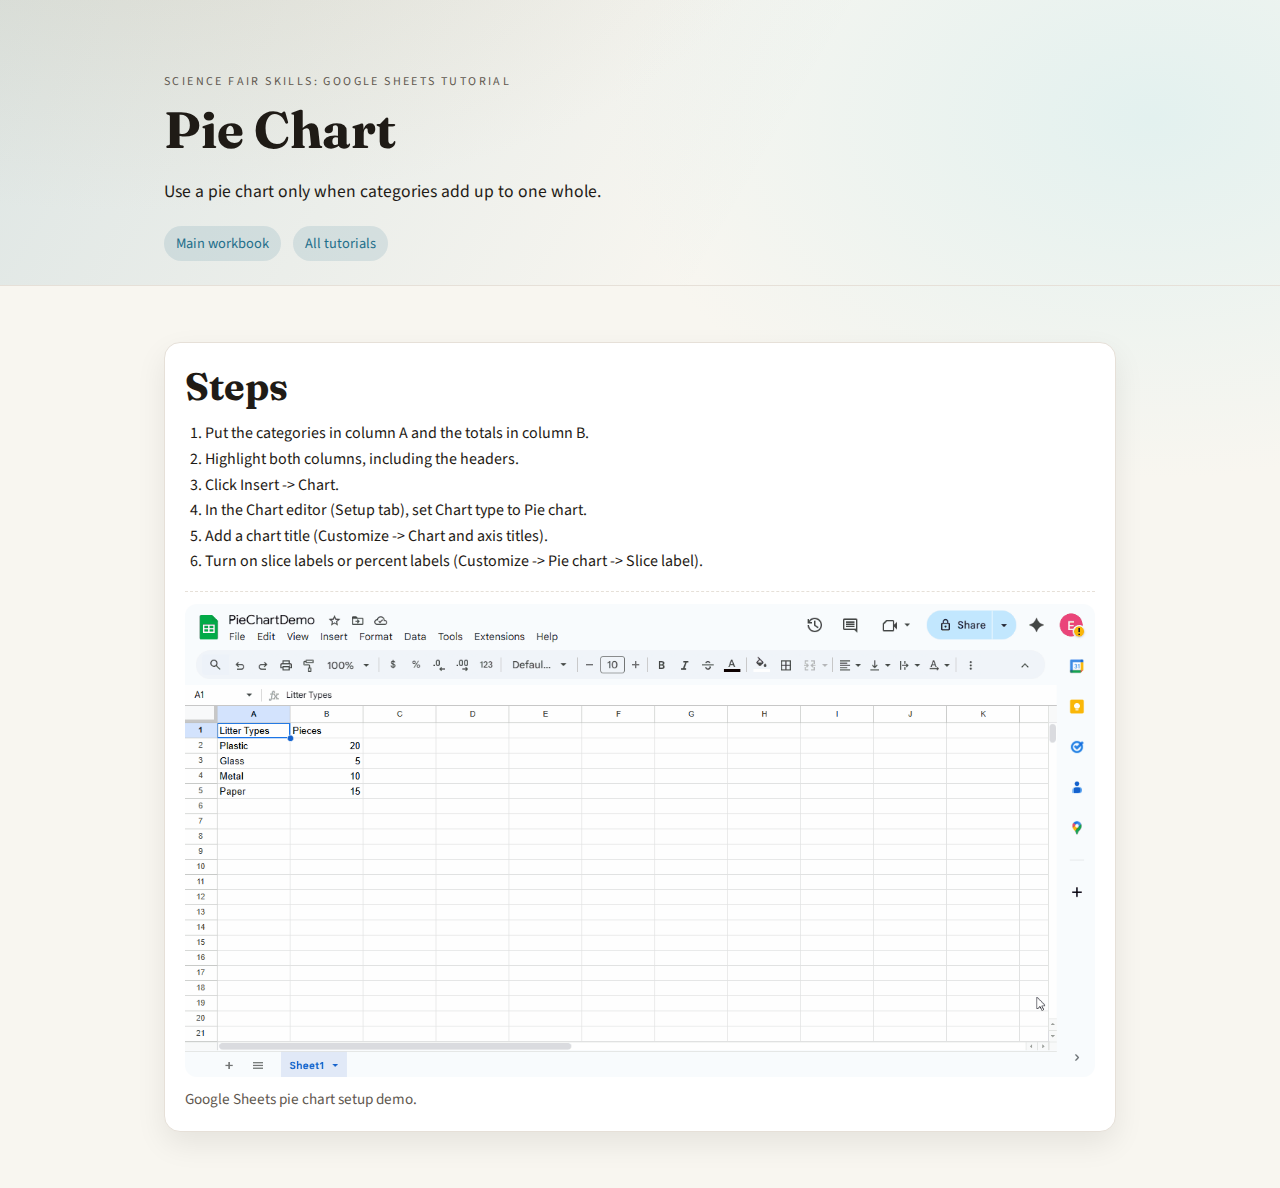
<file: sheets_pie.html>
<!doctype html>
<html lang="en">
<head>
  <meta charset="utf-8">
  <meta name="viewport" content="width=device-width, initial-scale=1">
  <title>Google Sheets Pie Chart Tutorial</title>
  <link rel="preconnect" href="https://fonts.googleapis.com">
  <link rel="preconnect" href="https://fonts.gstatic.com" crossorigin>
  <link href="https://fonts.googleapis.com/css2?family=Fraunces:opsz,wght@9..144,600;9..144,700&family=Source+Sans+3:wght@400;500;600&display=swap" rel="stylesheet">
  <link rel="stylesheet" href="styles.css">
</head>
<body>
  <header class="hero">
    <div class="container">
      <p class="kicker">Science Fair Skills: Google Sheets Tutorial</p>
      <h1>Pie Chart</h1>
      <p class="lead">Use a pie chart only when categories add up to one whole.</p>
      <nav class="nav">
        <a href="index.html">Main workbook</a>
        <a href="sheets_index.html">All tutorials</a>
      </nav>
    </div>
  </header>

  <main class="container">
    <section class="section">
      <article class="card">
        <h2>Steps</h2>
        <ol class="steps">
          <li>Put the categories in column A and the totals in column B.</li>
          <li>Highlight both columns, including the headers.</li>
          <li>Click Insert -&gt; Chart.</li>
          <li>In the Chart editor (Setup tab), set Chart type to Pie chart.</li>
          <li>Add a chart title (Customize -&gt; Chart and axis titles).</li>
          <li>Turn on slice labels or percent labels (Customize -&gt; Pie chart -&gt; Slice label).</li>
        </ol>
        <figure class="sheets-shot">
          <img src="screen_recordings/PieChart.gif" alt="Google Sheets pie chart setup demo" loading="lazy">
          <figcaption>Google Sheets pie chart setup demo.</figcaption>
        </figure>
      </article>
    </section>
  </main>
</body>
</html>
</file>
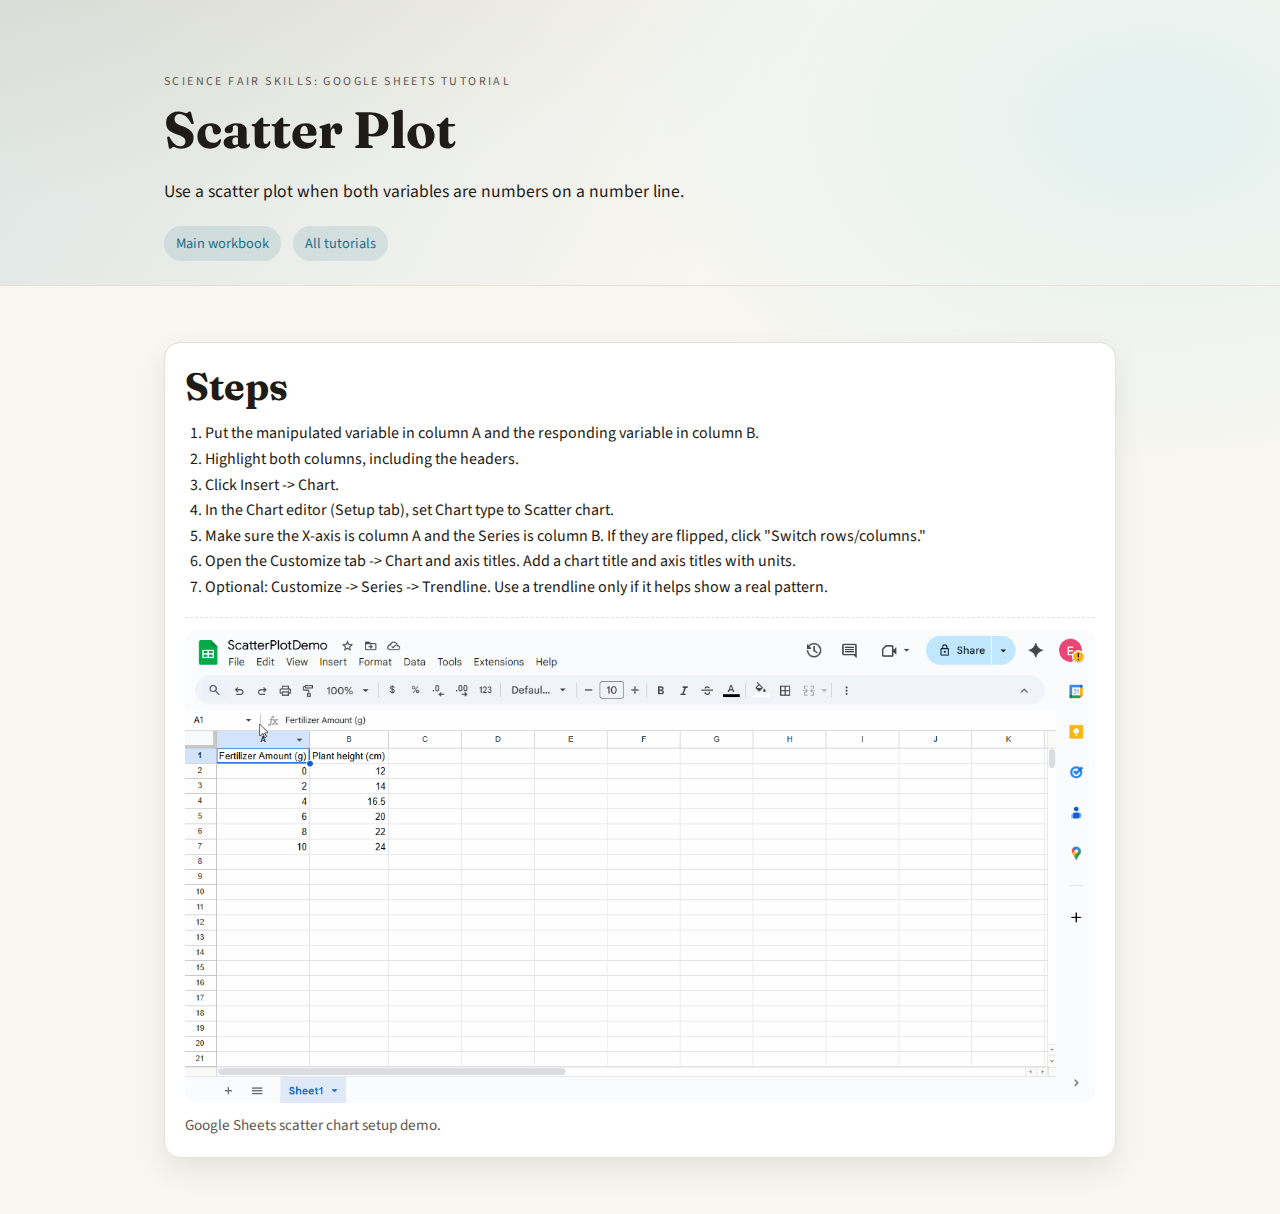
<file: sheets_scatter.html>
<!doctype html>
<html lang="en">
<head>
  <meta charset="utf-8">
  <meta name="viewport" content="width=device-width, initial-scale=1">
  <title>Google Sheets Scatter Plot Tutorial</title>
  <link rel="preconnect" href="https://fonts.googleapis.com">
  <link rel="preconnect" href="https://fonts.gstatic.com" crossorigin>
  <link href="https://fonts.googleapis.com/css2?family=Fraunces:opsz,wght@9..144,600;9..144,700&family=Source+Sans+3:wght@400;500;600&display=swap" rel="stylesheet">
  <link rel="stylesheet" href="styles.css">
</head>
<body>
  <header class="hero">
    <div class="container">
      <p class="kicker">Science Fair Skills: Google Sheets Tutorial</p>
      <h1>Scatter Plot</h1>
      <p class="lead">Use a scatter plot when both variables are numbers on a number line.</p>
      <nav class="nav">
        <a href="index.html">Main workbook</a>
        <a href="sheets_index.html">All tutorials</a>
      </nav>
    </div>
  </header>

  <main class="container">
    <section class="section">
      <article class="card">
        <h2>Steps</h2>
        <ol class="steps">
          <li>Put the manipulated variable in column A and the responding variable in column B.</li>
          <li>Highlight both columns, including the headers.</li>
          <li>Click Insert -&gt; Chart.</li>
          <li>In the Chart editor (Setup tab), set Chart type to Scatter chart.</li>
          <li>Make sure the X-axis is column A and the Series is column B. If they are flipped, click "Switch rows/columns."</li>
          <li>Open the Customize tab -&gt; Chart and axis titles. Add a chart title and axis titles with units.</li>
          <li>Optional: Customize -&gt; Series -&gt; Trendline. Use a trendline only if it helps show a real pattern.</li>
        </ol>
        <figure class="sheets-shot">
          <img src="screen_recordings/ScatterPlotDemo.gif" alt="Google Sheets scatter chart setup demo" loading="lazy">
          <figcaption>Google Sheets scatter chart setup demo.</figcaption>
        </figure>
      </article>
    </section>
  </main>
</body>
</html>
</file>
<file: styles.css>
:root {
  color-scheme: light;
  --bg: #f8f6f0;
  --ink: #1f1b16;
  --muted: #5f584f;
  --accent: #1f6f8b;
  --accent-2: #d97706;
  --card: #ffffff;
  --line: #e6e0d8;
  --good: #166534;
  --bad: #b91c1c;
  --shadow: 0 12px 30px rgba(17, 12, 8, 0.08);
}

* {
  box-sizing: border-box;
}

body {
  margin: 0;
  font-family: "Source Sans 3", "Helvetica Neue", sans-serif;
  color: var(--ink);
  background: radial-gradient(1200px 600px at 10% -10%, #efe6d8 0, transparent 55%),
    radial-gradient(1200px 800px at 90% 10%, #e3f1ef 0, transparent 45%),
    var(--bg);
  line-height: 1.6;
}

img {
  max-width: 100%;
  display: block;
  border-radius: 12px;
}

a {
  color: var(--accent);
  text-decoration: none;
}

a:hover {
  text-decoration: underline;
}

h1, h2, h3, h4 {
  font-family: "Fraunces", "Times New Roman", serif;
  margin: 0 0 0.6rem;
  line-height: 1.2;
}

h1 {
  font-size: clamp(2rem, 3vw + 1rem, 3.2rem);
}

h2 {
  font-size: clamp(1.6rem, 2vw + 1rem, 2.4rem);
}

h3 {
  font-size: 1.2rem;
}

h4 {
  font-size: 1.05rem;
}

.container {
  max-width: 1000px;
  margin: 0 auto;
  padding: 0 24px;
}

.hero {
  padding: 60px 0 24px;
  background: linear-gradient(120deg, rgba(31, 111, 139, 0.12), transparent 60%);
  border-bottom: 1px solid var(--line);
}

.kicker {
  text-transform: uppercase;
  letter-spacing: 0.2em;
  font-size: 0.75rem;
  color: var(--muted);
  margin-bottom: 8px;
}

.lead {
  font-size: 1.1rem;
  max-width: 640px;
}

.nav {
  display: flex;
  flex-wrap: wrap;
  gap: 12px;
  margin-top: 20px;
}

.nav a {
  padding: 6px 12px;
  border-radius: 999px;
  background: rgba(31, 111, 139, 0.12);
  color: var(--accent);
  font-size: 0.9rem;
}

.section {
  padding: 36px 0;
  animation: fadeUp 0.6s ease both;
}

.card {
  background: var(--card);
  border: 1px solid var(--line);
  border-radius: 16px;
  padding: 20px;
  box-shadow: var(--shadow);
  margin: 20px 0;
}

.alt-card {
  border-style: dashed;
}

.grid-2 {
  display: grid;
  grid-template-columns: repeat(2, minmax(0, 1fr));
  gap: 16px;
}

.data-grid .card {
  margin: 0;
}

.grid-3 {
  display: grid;
  grid-template-columns: repeat(3, minmax(0, 1fr));
  gap: 16px;
}

.pair-grid {
  display: grid;
  grid-template-columns: repeat(2, minmax(0, 1fr));
  gap: 16px;
  margin-top: 16px;
}

.example-card {
  border-radius: 16px;
  padding: 16px;
  border: 1px solid var(--line);
  background: #faf7f2;
}

.example-card.good {
  border-color: rgba(22, 101, 52, 0.4);
}

.example-card.bad {
  border-color: rgba(185, 28, 28, 0.4);
}

.tag {
  display: inline-block;
  font-size: 0.75rem;
  text-transform: uppercase;
  letter-spacing: 0.1em;
  padding: 4px 10px;
  border-radius: 999px;
  margin-bottom: 10px;
}

.example-card.good .tag {
  background: rgba(22, 101, 52, 0.12);
  color: var(--good);
}

.example-card.bad .tag {
  background: rgba(185, 28, 28, 0.12);
  color: var(--bad);
}

figure {
  margin: 0;
}

figcaption {
  font-size: 0.95rem;
  color: var(--muted);
  margin-top: 10px;
}

.rule {
  background: rgba(217, 119, 6, 0.12);
  padding: 10px 14px;
  border-radius: 12px;
  border: 1px solid rgba(217, 119, 6, 0.2);
}

.table-wrap {
  overflow-x: auto;
}

table {
  width: 100%;
  border-collapse: collapse;
  margin-top: 8px;
}

table th,
table td {
  text-align: left;
  padding: 10px 12px;
  border-bottom: 1px solid var(--line);
}

table th {
  background: #f3efe8;
}

.callout {
  background: #fdf6e8;
  border: 1px solid rgba(217, 119, 6, 0.2);
  padding: 16px;
  border-radius: 16px;
  margin: 20px 0;
}

.steps {
  padding-left: 20px;
  margin: 12px 0 0;
}

.checklist {
  columns: 2;
  gap: 24px;
  list-style: none;
  padding-left: 0;
  margin: 0;
}

.checklist li {
  break-inside: avoid;
  margin-bottom: 12px;
}

.check-item {
  display: flex;
  align-items: flex-start;
  gap: 10px;
  font-weight: 500;
}

.check-item input {
  width: 18px;
  height: 18px;
  margin-top: 2px;
  accent-color: var(--accent);
}

.sheets-shot {
  margin-top: 16px;
  border-top: 1px dashed var(--line);
  padding-top: 12px;
}

.footer {
  border-top: 1px solid var(--line);
  padding: 30px 0 40px;
  margin-top: 40px;
  color: var(--muted);
  font-size: 0.95rem;
}

@media (max-width: 900px) {
  .grid-3 {
    grid-template-columns: 1fr;
  }

  .grid-2,
  .pair-grid {
    grid-template-columns: 1fr;
  }

  .checklist {
    columns: 1;
  }
}

@media (prefers-reduced-motion: reduce) {
  * {
    animation: none;
  }
}

@keyframes fadeUp {
  from {
    opacity: 0;
    transform: translateY(10px);
  }
  to {
    opacity: 1;
    transform: translateY(0);
  }
}
</file>
